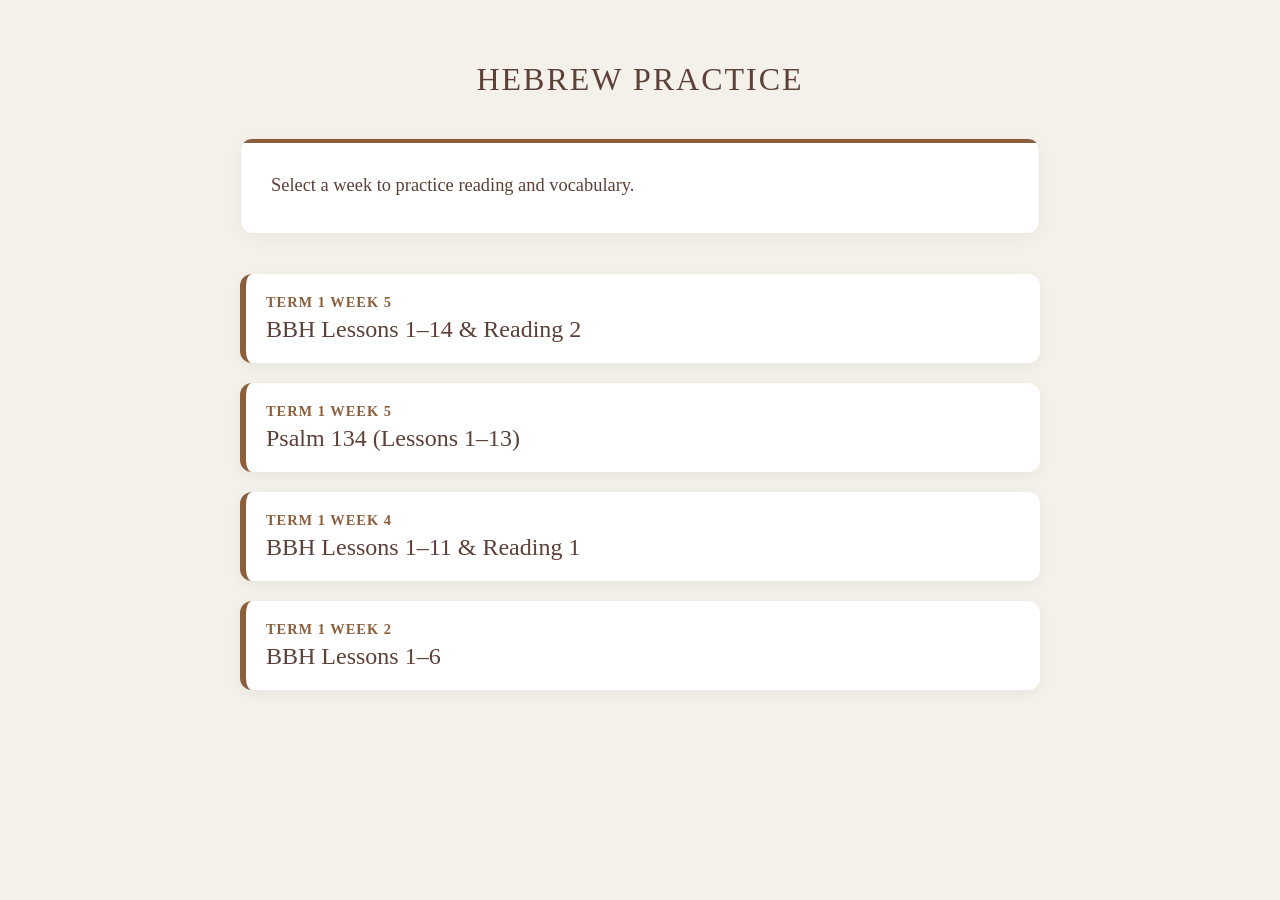
<file: index.html>
<!DOCTYPE html>
<html lang="en">

<head>
    <meta charset="UTF-8">
    <meta name="viewport" content="width=device-width, initial-scale=1.0">
    <title>Hebrew Practice Index</title>
    <link rel="stylesheet" href="style.css">
    <!-- Google tag (gtag.js) -->
    <script async src="https://www.googletagmanager.com/gtag/js?id=G-VQ52LEFGRJ"></script>
    <script>
        window.dataLayer = window.dataLayer || [];
        function gtag() { dataLayer.push(arguments); }
        gtag('js', new Date());

        gtag('config', 'G-VQ52LEFGRJ');
    </script>
    <style>
        .week-link {
            display: block;
            background: white;
            padding: 20px;
            margin-bottom: 20px;
            border-radius: 12px;
            text-decoration: none;
            color: #5d4037;
            font-size: 1.5rem;
            box-shadow: 0 4px 15px rgba(0, 0, 0, 0.05);
            transition: transform 0.2s ease, box-shadow 0.2s ease;
            border-left: 6px solid #8b5e3c;
        }

        .week-link:hover {
            transform: translateY(-3px);
            box-shadow: 0 8px 25px rgba(0, 0, 0, 0.1);
        }

        .week-link span {
            display: block;
            font-size: 0.9rem;
            color: #8b5e3c;
            text-transform: uppercase;
            font-weight: bold;
            letter-spacing: 1px;
            margin-bottom: 5px;
        }
    </style>
</head>

<body>

    <h1>Hebrew Practice</h1>

    <div class="intro">
        Select a week to practice reading and vocabulary.
    </div>

    <div class="container">
        <a href="week5.html" class="week-link">
            <span>Term 1 Week 5</span>
            BBH Lessons 1–14 & Reading 2
        </a>

        <a href="psalm134.html" class="week-link">
            <span>Term 1 Week 5</span>
            Psalm 134 (Lessons 1–13)
        </a>

        <a href="week4.html" class="week-link">
            <span>Term 1 Week 4</span>
            BBH Lessons 1–11 & Reading 1
        </a>

        <a href="week2.html" class="week-link">
            <span>Term 1 Week 2</span>
            BBH Lessons 1–6
        </a>
    </div>

</body>

</html>
</file>
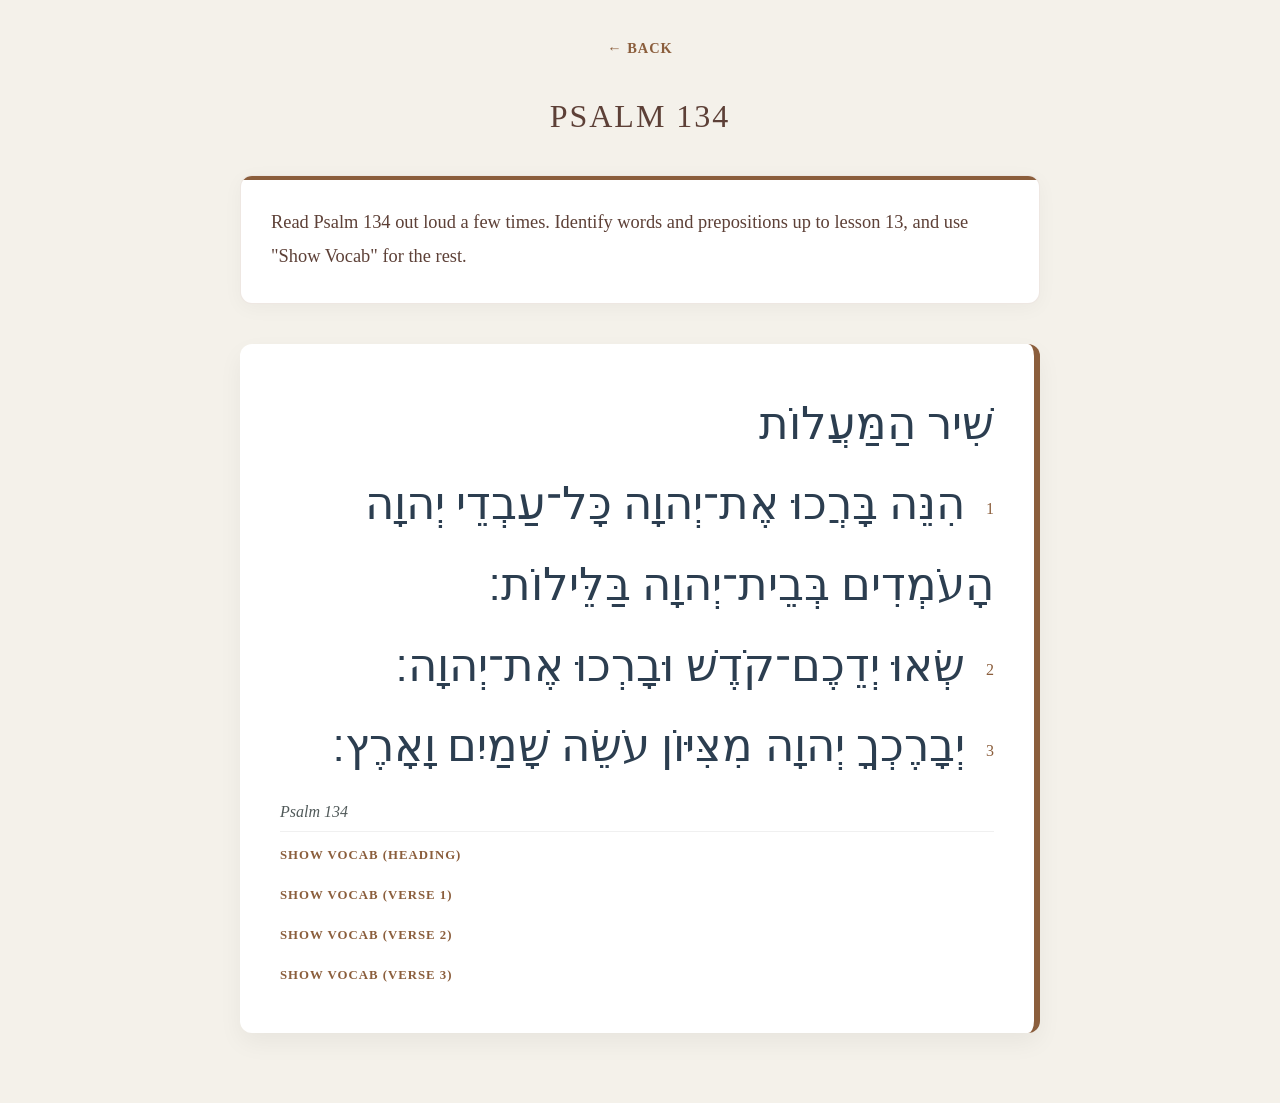
<file: psalm134.html>
<!DOCTYPE html>
<html lang="he">

<head>
    <!-- Google tag (gtag.js) -->
    <script async src="https://www.googletagmanager.com/gtag/js?id=G-VQ52LEFGRJ"></script>
    <script>
        window.dataLayer = window.dataLayer || [];
        function gtag() { dataLayer.push(arguments); }
        gtag('js', new Date());

        gtag('config', 'G-VQ52LEFGRJ');
    </script>
    <meta charset="UTF-8">
    <meta name="viewport" content="width=device-width, initial-scale=1.0">
    <title>Hebrew Practice: Week 5</title>
    <link rel="stylesheet" href="style.css">
</head>

<body>

    <a href="index.html" class="back-link">← Back</a>

    <h1>Psalm 134</h1>

    <div class="intro">
        Read Psalm 134 out loud a few times.
        Identify words and prepositions up to lesson 13, and use "Show Vocab" for the rest.
    </div>

    <div class="container">
        <div class="verse-card">
            <span class="text">
                שִׁיר הַמַּעֲלוֹת<br>
                <span style="font-size: 1rem; color: #8b5e3c; margin-left: 10px; vertical-align: middle;">1</span>
                הִנֵּה בָּרֲכוּ אֶת־יְהוָה כָּל־עַבְדֵי יְהוָה הָעֹמְדִים בְּבֵית־יְהוָה בַּלֵּילוֹת׃<br>
                <span style="font-size: 1rem; color: #8b5e3c; margin-left: 10px; vertical-align: middle;">2</span>
                שְׂאוּ יְדֵכֶם־קֹדֶשׁ וּבָרְכוּ אֶת־יְהוָה׃<br>
                <span style="font-size: 1rem; color: #8b5e3c; margin-left: 10px; vertical-align: middle;">3</span>
                יְבָרֶכְךָ יְהוָה מִצִּיּוֹן עֹשֵׂה שָׁמַיִם וָאָרֶץ׃
            </span>
            <a href="https://www.biblegateway.com/passage/?search=Psalm+134&version=ESV" target="_blank"
                class="ref">Psalm 134</a>
            <details>
                <summary>Show Vocab (Heading)</summary>
                <table class="vocab-table">
                    <tr>
                        <td class="hebrew-word">שִׁיר</td>
                        <td class="meaning">song</td>
                    </tr>
                    <tr>
                        <td class="hebrew-word">מַעֲלָה</td>
                        <td class="meaning">ascent</td>
                    </tr>
                </table>
            </details>
            <details>
                <summary>Show Vocab (Verse 1)</summary>
                <table class="vocab-table">
                    <tr>
                        <td class="hebrew-word">הִנֵּה</td>
                        <td class="meaning">behold! look!</td>
                    </tr>
                    <tr>
                        <td class="hebrew-word">בָּרֲכוּ</td>
                        <td class="meaning">bless (imperative)</td>
                    </tr>
                    <tr>
                        <td class="hebrew-word">אֶת</td>
                        <td class="meaning">(not translated, indicates direct object)</td>
                    </tr>
                    <tr>
                        <td class="hebrew-word">עַבְדֵי</td>
                        <td class="meaning">variant of עֲבָדִים</td>
                    </tr>
                    <tr>
                        <td class="hebrew-word">הָעֹמְדִים</td>
                        <td class="meaning">the ones who stand</td>
                    </tr>
                    <tr>
                        <td class="hebrew-word">לַיִל</td>
                        <td class="meaning">night</td>
                    </tr>
                </table>
            </details>
            <details>
                <summary>Show Vocab (Verse 2)</summary>
                <table class="vocab-table">
                    <tr>
                        <td class="hebrew-word">שְׂאוּ</td>
                        <td class="meaning">lift up (imperative)</td>
                    </tr>
                    <tr>
                        <td class="hebrew-word">יְדֵכֶם</td>
                        <td class="meaning">your יָדַיִם</td>
                    </tr>
                    <tr>
                        <td class="hebrew-word">קֹדֶשׁ</td>
                        <td class="meaning">sacred place</td>
                    </tr>
                </table>
            </details>
            <details>
                <summary>Show Vocab (Verse 3)</summary>
                <table class="vocab-table">
                    <tr>
                        <td class="hebrew-word">יְבָרֶכְךָ</td>
                        <td class="meaning">may (he) bless you</td>
                    </tr>
                    <tr>
                        <td class="hebrew-word">עֹשֵׂה</td>
                        <td class="meaning">who made</td>
                    </tr>
                </table>
            </details>
        </div>
    </div>

</body>

</html>
</file>
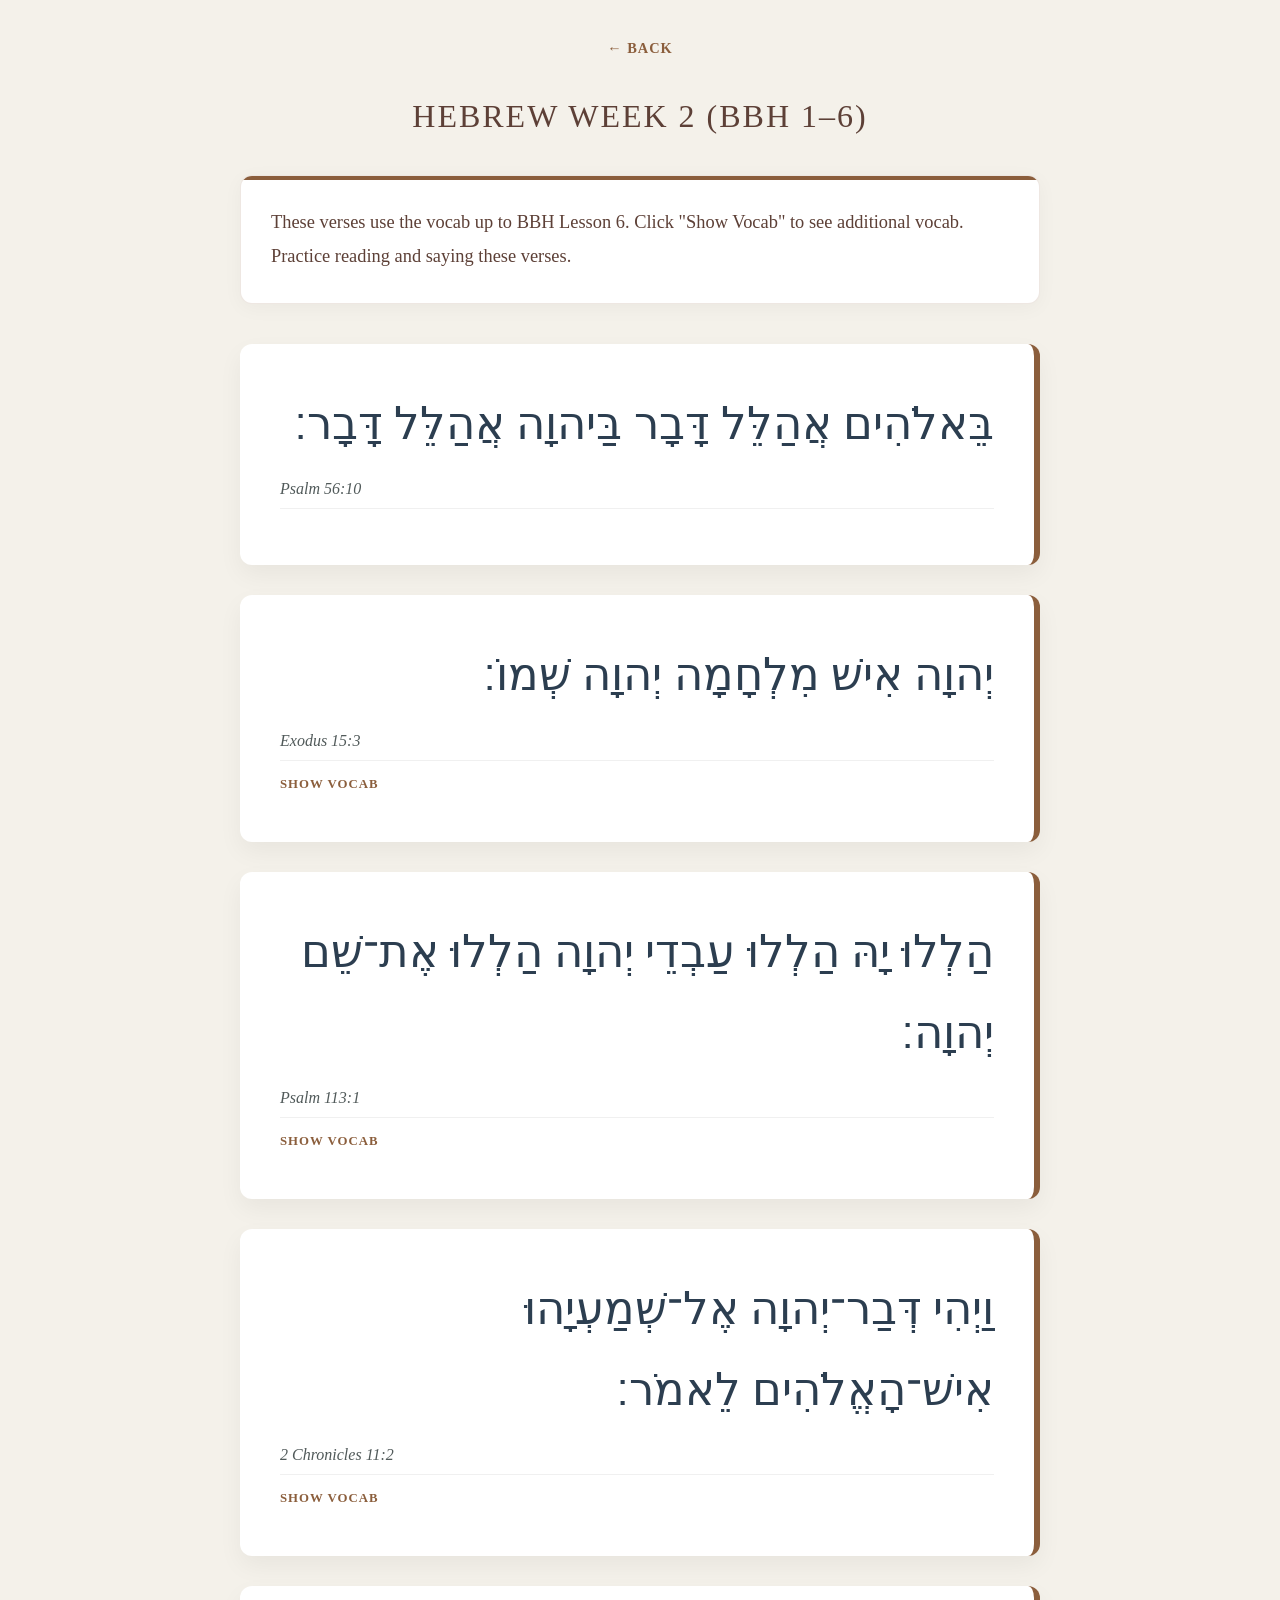
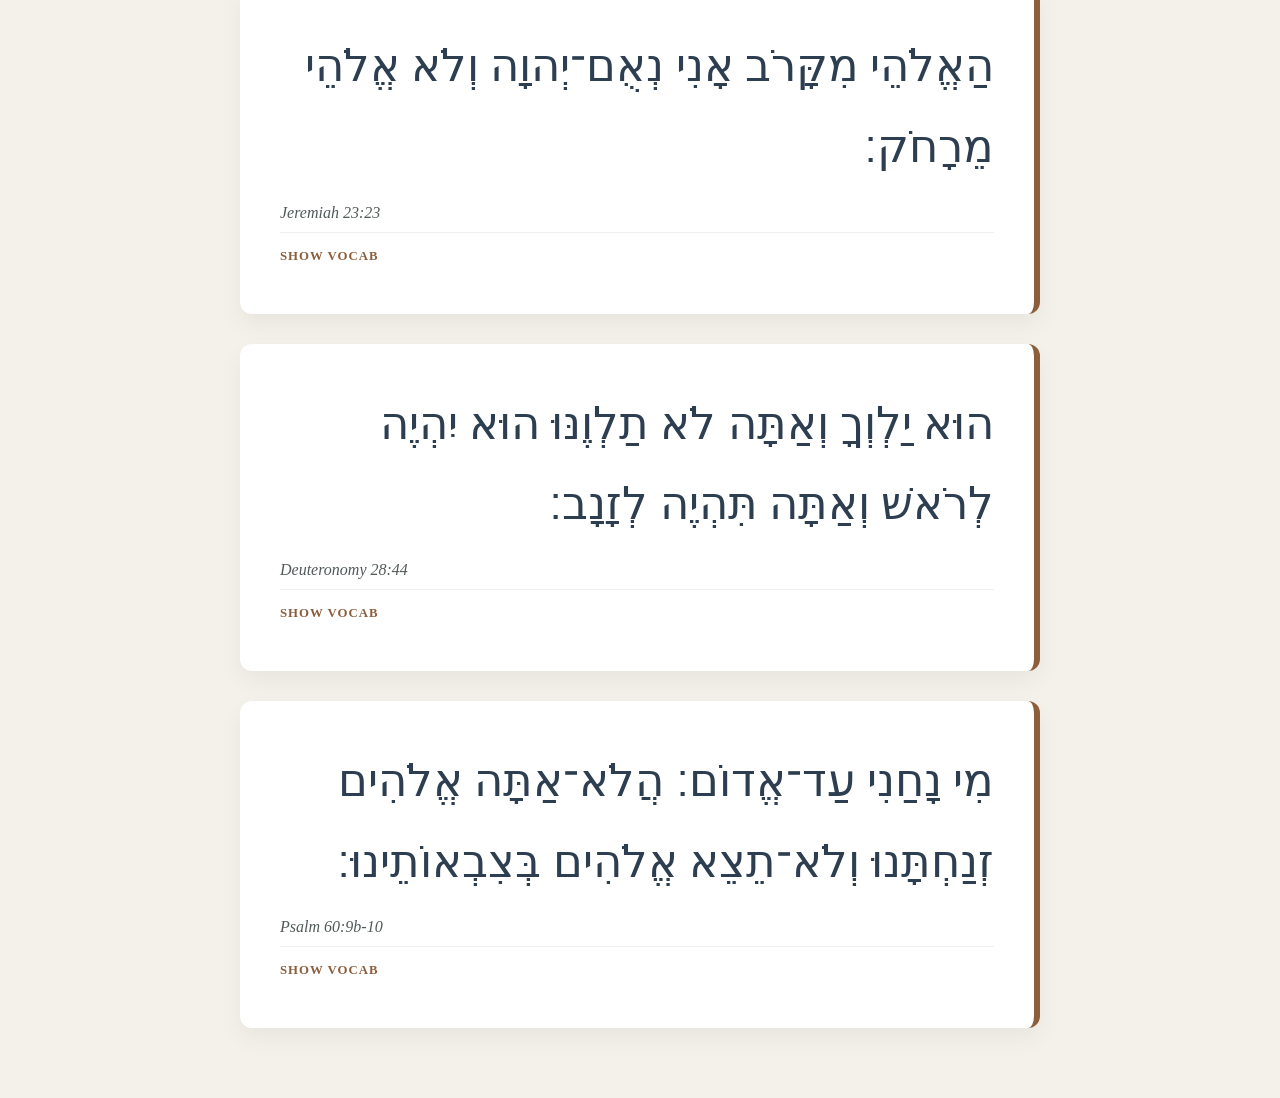
<file: week2.html>
<!DOCTYPE html>
<html lang="he">

<head>
    <!-- Google tag (gtag.js) -->
    <script async src="https://www.googletagmanager.com/gtag/js?id=G-VQ52LEFGRJ"></script>
    <script>
        window.dataLayer = window.dataLayer || [];
        function gtag() { dataLayer.push(arguments); }
        gtag('js', new Date());

        gtag('config', 'G-VQ52LEFGRJ');
    </script>
    <meta charset="UTF-8">
    <meta name="viewport" content="width=device-width, initial-scale=1.0">
    <title>Hebrew Practice: Week 2</title>
    <link rel="stylesheet" href="style.css">
</head>

<body>

    <a href="index.html" class="back-link">← Back</a>

    <h1>Hebrew Week 2 (BBH 1–6)</h1>

    <div class="intro">
        These verses use the vocab up to BBH Lesson 6. Click "Show
        Vocab" to see additional vocab. Practice reading and saying these verses.
    </div>

    <div class="container">
        <div class="verse-card">
            <span class="text">בֵּאלֹהִים אֲהַלֵּל דָּבָר בַּיהוָה אֲהַלֵּל דָּבָר׃</span>
            <a href="https://www.biblegateway.com/passage/?search=Psalm+56%3A10&version=ESV" target="_blank"
                class="ref">Psalm 56:10</a>
            <!--
            <details>
                <summary>Show Vocab</summary>
                <table class="vocab-table">
                    <tr><td class="hebrew-word">בֵּאלֹהִים</td><td class="meaning">in אֱלֹהִים</td></tr>
                    <tr><td class="hebrew-word">בַּיהוָה</td><td class="meaning">in יהוה</td></tr>
                </table>
            </details>
            -->
            <!--<span class="translation-text">In God, whose word I praise, in the <span class="lord">Lord</span>, whose word I praise,</span>-->
        </div>

        <div class="verse-card">
            <span class="text">יְהוָה אִישׁ מִלְחָמָה יְהוָה שְׁמוֹ׃</span>
            <a href="https://www.biblegateway.com/passage/?search=Exodus+15%3A3&version=ESV" target="_blank"
                class="ref">Exodus 15:3</a>
            <details>
                <summary>Show Vocab</summary>
                <table class="vocab-table">
                    <tr>
                        <td class="hebrew-word">מִלְחָמָה</td>
                        <td class="meaning">of war</td>
                    </tr>
                    <!--<tr><td class="hebrew-word">שְׁמוֹ</td><td class="meaning">his שֵׁם</td></tr>-->
                </table>
            </details>
        </div>

        <div class="verse-card">
            <span class="text">הַלְלוּ יָהּ הַלְלוּ עַבְדֵי יְהוָה הַלְלוּ אֶת־שֵׁם יְהוָה׃</span>
            <a href="https://www.biblegateway.com/passage/?search=Psalm+113%3A1&version=ESV" target="_blank"
                class="ref">Psalm 113:1</a>
            <details>
                <summary>Show Vocab</summary>
                <table class="vocab-table">
                    <tr>
                        <td class="hebrew-word">עַבְדֵי</td>
                        <td class="meaning">servants</td>
                    </tr>
                </table>
            </details>
        </div>

        <div class="verse-card">
            <span class="text">וַיְהִי דְּבַר־יְהוָה אֶל־שְׁמַעְיָהוּ אִישׁ־הָאֱלֹהִים לֵאמֹר׃</span>
            <a href="https://www.biblegateway.com/passage/?search=2+Chronicles+11%3A2&version=ESV" target="_blank"
                class="ref">2 Chronicles 11:2</a>
            <details>
                <summary>Show Vocab</summary>
                <table class="vocab-table">
                    <tr>
                        <td class="hebrew-word">וַיְהִי</td>
                        <td class="meaning">and there was / and it came (from הָיָה)</td>
                    </tr>
                    <tr>
                        <td class="hebrew-word">אֶל</td>
                        <td class="meaning">to</td>
                    </tr>
                    <tr>
                        <td class="hebrew-word">לֵאמֹר</td>
                        <td class="meaning">saying</td>
                    </tr>
                </table>
            </details>
        </div>

        <div class="verse-card">
            <span class="text">הַאֱלֹהֵי מִקָּרֹב אָנִי נְאֻם־יְהוָה וְלֹא אֱלֹהֵי מֵרָחֹק׃</span>
            <a href="https://www.biblegateway.com/passage/?search=Jeremiah+23%3A23&version=ESV" target="_blank"
                class="ref">Jeremiah 23:23</a>
            <details>
                <summary>Show Vocab</summary>
                <table class="vocab-table">
                    <tr>
                        <td class="hebrew-word">מִקָּרֹב</td>
                        <td class="meaning">nearby</td>
                    </tr>
                    <tr>
                        <td class="hebrew-word">נְאֻם</td>
                        <td class="meaning">declares</td>
                    </tr>
                    <tr>
                        <td class="hebrew-word">מֵרָחֹק</td>
                        <td class="meaning">far away</td>
                    </tr>
                </table>
            </details>
        </div>

        <div class="verse-card">
            <span class="text">הוּא יַלְוְךָ וְאַתָּה לֹא תַלְוֶנּוּ הוּא יִהְיֶה לְרֹאשׁ וְאַתָּה תִּהְיֶה
                לְזָנָב׃</span>
            <a href="https://www.biblegateway.com/passage/?search=Deuteronomy+28%3A44&version=ESV" target="_blank"
                class="ref">Deuteronomy 28:44</a>
            <details>
                <summary>Show Vocab</summary>
                <table class="vocab-table">
                    <tr>
                        <td class="hebrew-word">יַלְוְךָ</td>
                        <td class="meaning">will lend to you</td>
                    </tr>
                    <tr>
                        <td class="hebrew-word">תַלְוֶנּוּ</td>
                        <td class="meaning">will lend to him</td>
                    </tr>
                    <tr>
                        <td class="hebrew-word">יִהְיֶה</td>
                        <td class="meaning">will be (from הָיָה)</td>
                    </tr>
                    <tr>
                        <td class="hebrew-word">לְרֹאשׁ</td>
                        <td class="meaning">the head</td>
                    </tr>
                    <tr>
                        <td class="hebrew-word">לְזָנָב</td>
                        <td class="meaning">the tail</td>
                    </tr>
                </table>
            </details>
        </div>

        <div class="verse-card">
            <span class="text">מִי נָחַנִי עַד־אֱדוֹם׃ הֲלֹא־אַתָּה אֱלֹהִים זְנַחְתָּנוּ וְלֹא־תֵצֵא אֱלֹהִים
                בְּצִבְאוֹתֵינוּ׃</span>
            <a href="https://www.biblegateway.com/passage/?search=Psalm+60%3A9-10&version=ESV" target="_blank"
                class="ref">Psalm 60:9b-10</a>
            <details>
                <summary>Show Vocab</summary>
                <table class="vocab-table">
                    <tr>
                        <td class="hebrew-word">נָחַנִי</td>
                        <td class="meaning">will lead me</td>
                    </tr>
                    <tr>
                        <td class="hebrew-word">עַד</td>
                        <td class="meaning">into</td>
                    </tr>
                    <tr>
                        <td class="hebrew-word">זְנַחְתָּנוּ</td>
                        <td class="meaning">(you) have rejected us</td>
                    </tr>
                    <tr>
                        <td class="hebrew-word">תֵצֵא</td>
                        <td class="meaning">goes out</td>
                    </tr>
                    <tr>
                        <td class="hebrew-word">בְּצִבְאוֹתֵינוּ</td>
                        <td class="meaning">with our armies</td>
                    </tr>
                </table>
            </details>
        </div>

        <!--
        <div class="verse-card">
            <span class="text">שְׁמַע יִשְׂרָאֵל יְהוָה אֱלֹהֵינוּ יְהוָה אֶחָד׃</span>
            <span class="ref">Deuteronomy 6:4</span>
            <details>
                <summary>Show Vocab</summary>
                <table class="vocab-table">
                    <tr><td class="hebrew-word">שְׁמַע</td><td class="meaning">hear</td></tr>
                    <tr><td class="hebrew-word">אֱלֹהֵינוּ</td><td class="meaning">our אֱלֹהִים</td></tr>
                    <tr><td class="hebrew-word">אֶחָד</td><td class="meaning">one</td></tr>
                </table>
            </details>
        </div>

        <div class="verse-card">
            <span class="text">וַיְהִי דְּבַר־יְהוָה אֶל־יִרְמְיָהוּ לֵאמֹר׃</span>
            <span class="ref">Jeremiah 29:30</span>
            <details>
                <summary>Show Vocab</summary>
                <table class="vocab-table">
                    <tr><td class="hebrew-word">וַיְהִי</td><td class="meaning">and there was / and it came (related to הָיָה)</td></tr>
                    <tr><td class="hebrew-word">אֶל</td><td class="meaning">to</td></tr>
                    <tr><td class="hebrew-word">לֵאמֹר</td><td class="meaning">saying</td></tr>
                </table>
            </details>
        </div>

        <div class="verse-card">
            <span class="text">וַיְהִי־אִישׁ מֵהַר־אֶפְרָיִם וּשְׁמוֹ מִיכָיְהוּ׃</span>
            <span class="ref">Judges 17:1</span>
            <details>
                <summary>Show Vocab</summary>
                <table class="vocab-table">
                    <tr><td class="hebrew-word">וַיְהִי</td><td class="meaning">and there was / and it came (from הָיָה)</td></tr>
                    <tr><td class="hebrew-word">מֵהַר</td><td class="meaning">from mount</td></tr>
                    <tr><td class="hebrew-word">וּשְׁמוֹ</td><td class="meaning">whose שֵׁם</td></tr>
                </table>
            </details>
        </div>

        <div class="verse-card">
            <span class="text">וַיְהִי־נַעַר מִבֵּית לֶחֶם יְהוּדָה מִמִּשְׁפַּחַת יְהוּדָה וְהוּא לֵוִי וְהוּא גָר־שָׁם׃</span>
            <span class="ref">Judges 17:7</span>
            <details>
                <summary>Show Vocab</summary>
                <table class="vocab-table">
                    <tr><td class="hebrew-word">וַיְהִי</td><td class="meaning">and there was / and it came (from הָיָה)</td></tr>
                    <tr><td class="hebrew-word">מִבֵּית לֶחֶם</td><td class="meaning">from בֵּית לֶחֶם</td></tr>
                    <tr><td class="hebrew-word">מִמִּשְׁפַּחַת</td><td class="meaning">from the family</td></tr>
                    <tr><td class="hebrew-word">גָר</td><td class="meaning">sojourned</td></tr>
                    <tr><td class="hebrew-word">שָׁם</td><td class="meaning">there</td></tr>
                </table>
            </details>
        </div>
    </div>
    -->

</body>

</html>
</file>
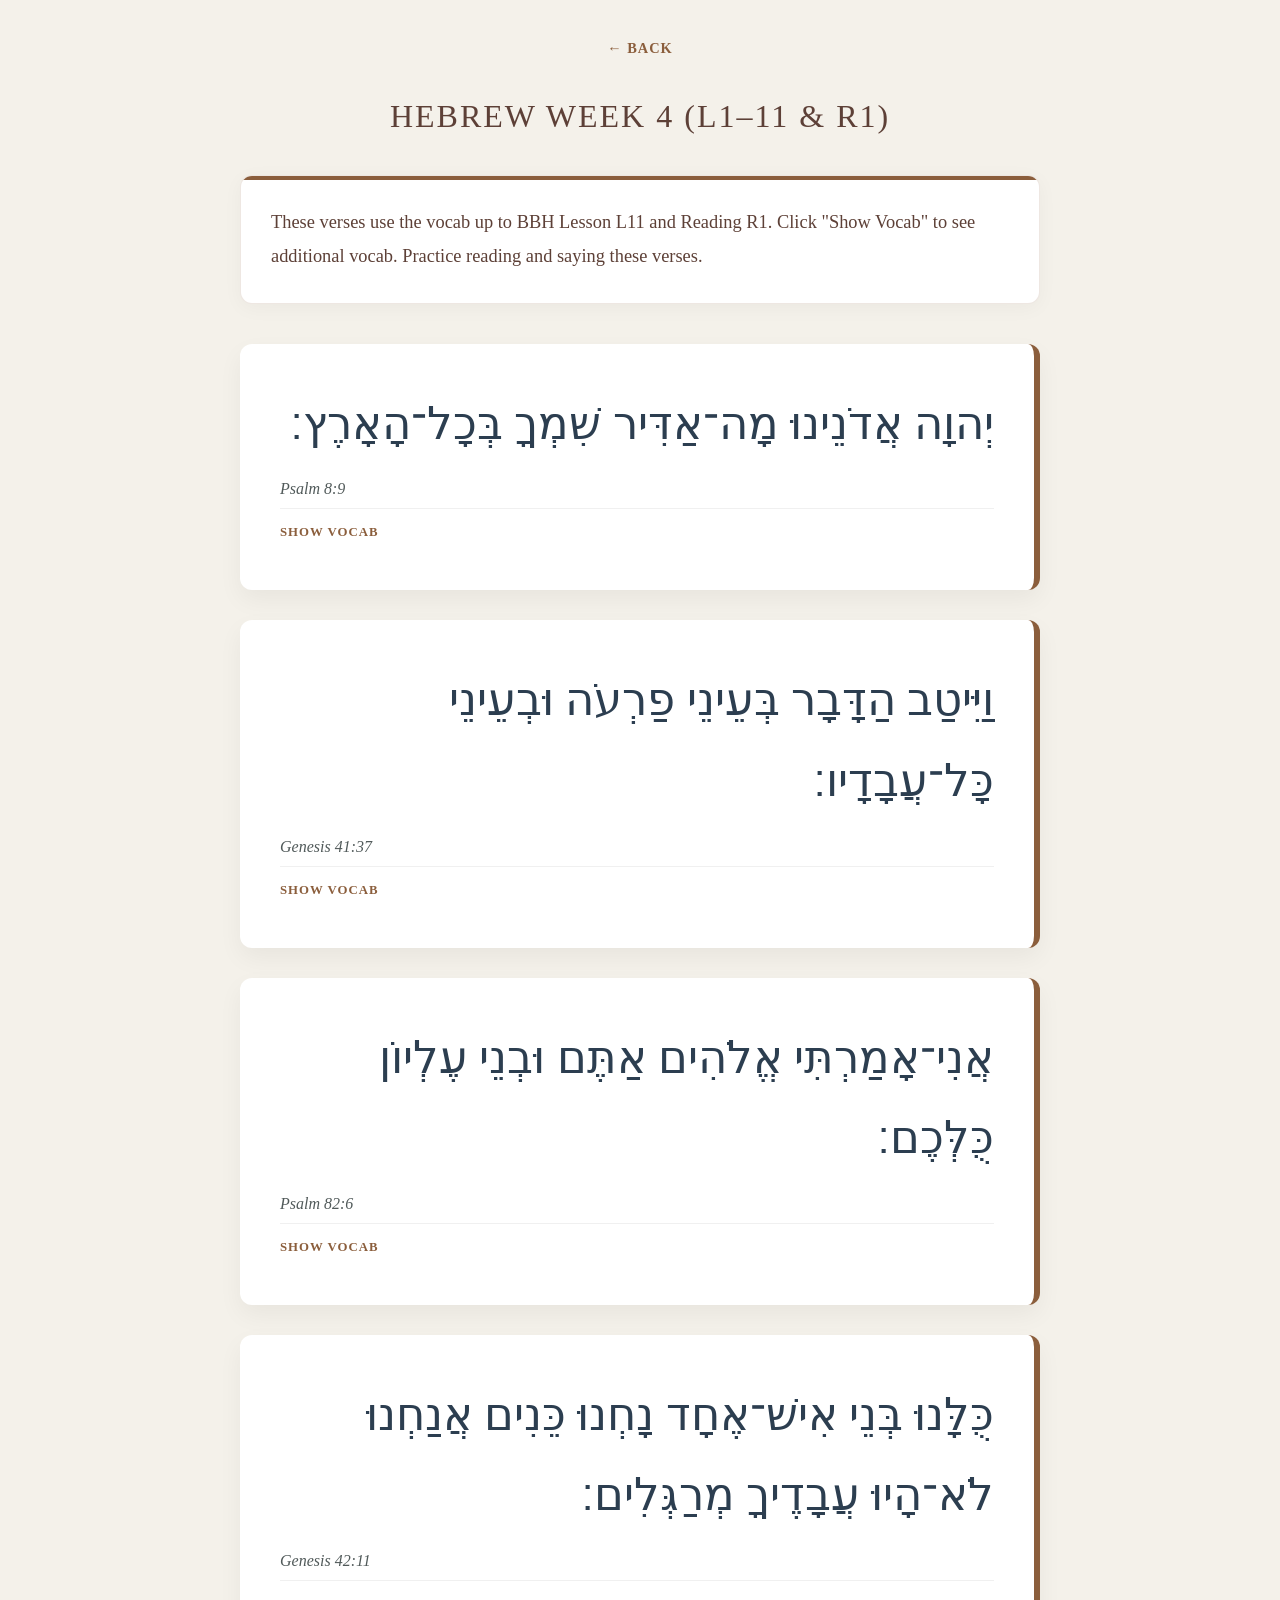
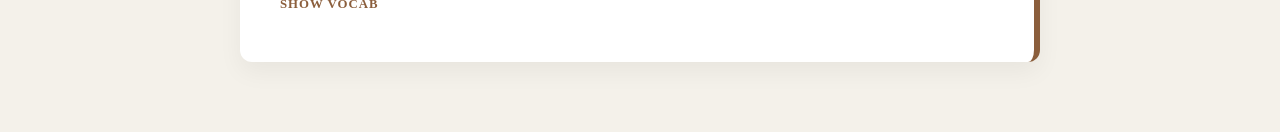
<file: week4.html>
<!DOCTYPE html>
<html lang="he">

<head>
    <!-- Google tag (gtag.js) -->
    <script async src="https://www.googletagmanager.com/gtag/js?id=G-VQ52LEFGRJ"></script>
    <script>
        window.dataLayer = window.dataLayer || [];
        function gtag() { dataLayer.push(arguments); }
        gtag('js', new Date());

        gtag('config', 'G-VQ52LEFGRJ');
    </script>
    <meta charset="UTF-8">
    <meta name="viewport" content="width=device-width, initial-scale=1.0">
    <title>Hebrew Practice: Week 4</title>
    <link rel="stylesheet" href="style.css">
</head>

<body>

    <a href="index.html" class="back-link">← Back</a>

    <h1>Hebrew Week 4 (L1–11 & R1)</h1>

    <div class="intro">
        These verses use the vocab up to BBH Lesson L11 and Reading R1.
        Click "Show Vocab" to see additional vocab.
        Practice reading and saying these verses.
    </div>

    <div class="container">
        <div class="verse-card">
            <span class="text">יְהוָה אֲדֹנֵינוּ מָה־אַדִּיר שִׁמְךָ בְּכָל־הָאָרֶץ׃</span>
            <a href="https://www.biblegateway.com/passage/?search=Psalm+8%3A9&version=ESV" target="_blank"
                class="ref">Psalm 8:9</a>
            <details>
                <summary>Show Vocab</summary>
                <table class="vocab-table">
                    <tr>
                        <td class="hebrew-word">־נוּ</td>
                        <td class="meaning">our</td>
                    </tr>
                    <tr>
                        <td class="hebrew-word">אַדִּיר</td>
                        <td class="meaning">mighty, majestic</td>
                    </tr>
                    <tr>
                        <td class="hebrew-word">־ךָ</td>
                        <td class="meaning">your</td>
                    </tr>
                    <tr>
                        <td class="hebrew-word">בְּ־</td>
                        <td class="meaning">in</td>
                    </tr>
                </table>
            </details>
        </div>

        <!-- Numbers 1:4? -->

        <div class="verse-card">
            <span class="text">וַיִּיטַב הַדָּבָר בְּעֵינֵי פַרְעֹה וּבְעֵינֵי כָּל־עֲבָדָיו׃</span>
            <a href="https://www.biblegateway.com/passage/?search=Genesis+41%3A37&version=ESV" target="_blank"
                class="ref">Genesis 41:37</a>
            <details>
                <summary>Show Vocab</summary>
                <table class="vocab-table">
                    <tr>
                        <td class="hebrew-word">וַיִּיטַב</td>
                        <td class="meaning">and it was טוֹב</td>
                    </tr>
                    <tr>
                        <td class="hebrew-word">בְּעֵינֵי</td>
                        <td class="meaning">in the עֵינַיִם</td>
                    </tr>
                    <tr>
                        <td class="hebrew-word">עֲבָדָיו</td>
                        <td class="meaning">his עֲבָדִים</td>
                    </tr>
                </table>
            </details>
        </div>

        <div class="verse-card">
            <span class="text">אֲנִי־אָמַרְתִּי אֱלֹהִים אַתֶּם וּבְנֵי עֶלְיוֹן כֻּלְּכֶם׃</span>
            <a href="https://www.biblegateway.com/passage/?search=Psalm+82%3A6&version=ESV" target="_blank"
                class="ref">Psalm 82:6</a>
            <details>
                <summary>Show Vocab</summary>
                <table class="vocab-table">
                    <tr>
                        <td class="hebrew-word">אָמַרְתִּי</td>
                        <td class="meaning">have said</td>
                    </tr>
                    <tr>
                        <td class="hebrew-word">בְּנֵי</td>
                        <td class="meaning">variant of בָּנִים</td>
                    </tr>
                    <tr>
                        <td class="hebrew-word">עֶלְיוֹן</td>
                        <td class="meaning">the Most High</td>
                    </tr>
                    <tr>
                        <td class="hebrew-word">כֻּלְּכֶם</td>
                        <td class="meaning">all of you</td>
                    </tr>
                </table>
            </details>
        </div>

        <div class="verse-card">
            <span class="text">כֻּלָּנוּ בְּנֵי אִישׁ־אֶחָד נָחְנוּ כֵּנִים אֲנַחְנוּ לֹא־הָיוּ עֲבָדֶיךָ
                מְרַגְּלִים׃</span>
            <a href="https://www.biblegateway.com/passage/?search=Genesis+42%3A11&version=ESV" target="_blank"
                class="ref">Genesis 42:11</a>
            <details>
                <summary>Show Vocab</summary>
                <table class="vocab-table">
                    <tr>
                        <td class="hebrew-word">כֻּלָּנוּ</td>
                        <td class="meaning">all of us</td>
                    </tr>
                    <tr>
                        <td class="hebrew-word">אֶחָד</td>
                        <td class="meaning">one</td>
                    </tr>
                    <tr>
                        <td class="hebrew-word">בְּנֵי</td>
                        <td class="meaning">variant of בָּנִים</td>
                    </tr>
                    <tr>
                        <td class="hebrew-word">נָחְנוּ</td>
                        <td class="meaning">same as אֲנַחְנוּ</td>
                    </tr>
                    <tr>
                        <td class="hebrew-word">עֲבָדֶיךָ</td>
                        <td class="meaning">your עֲבָדִים</td>
                    </tr>
                    <tr>
                        <td class="hebrew-word">מְרַגְּלִים</td>
                        <td class="meaning">spies</td>
                    </tr>
                </table>
            </details>
        </div>
    </div>

</body>

</html>
</file>
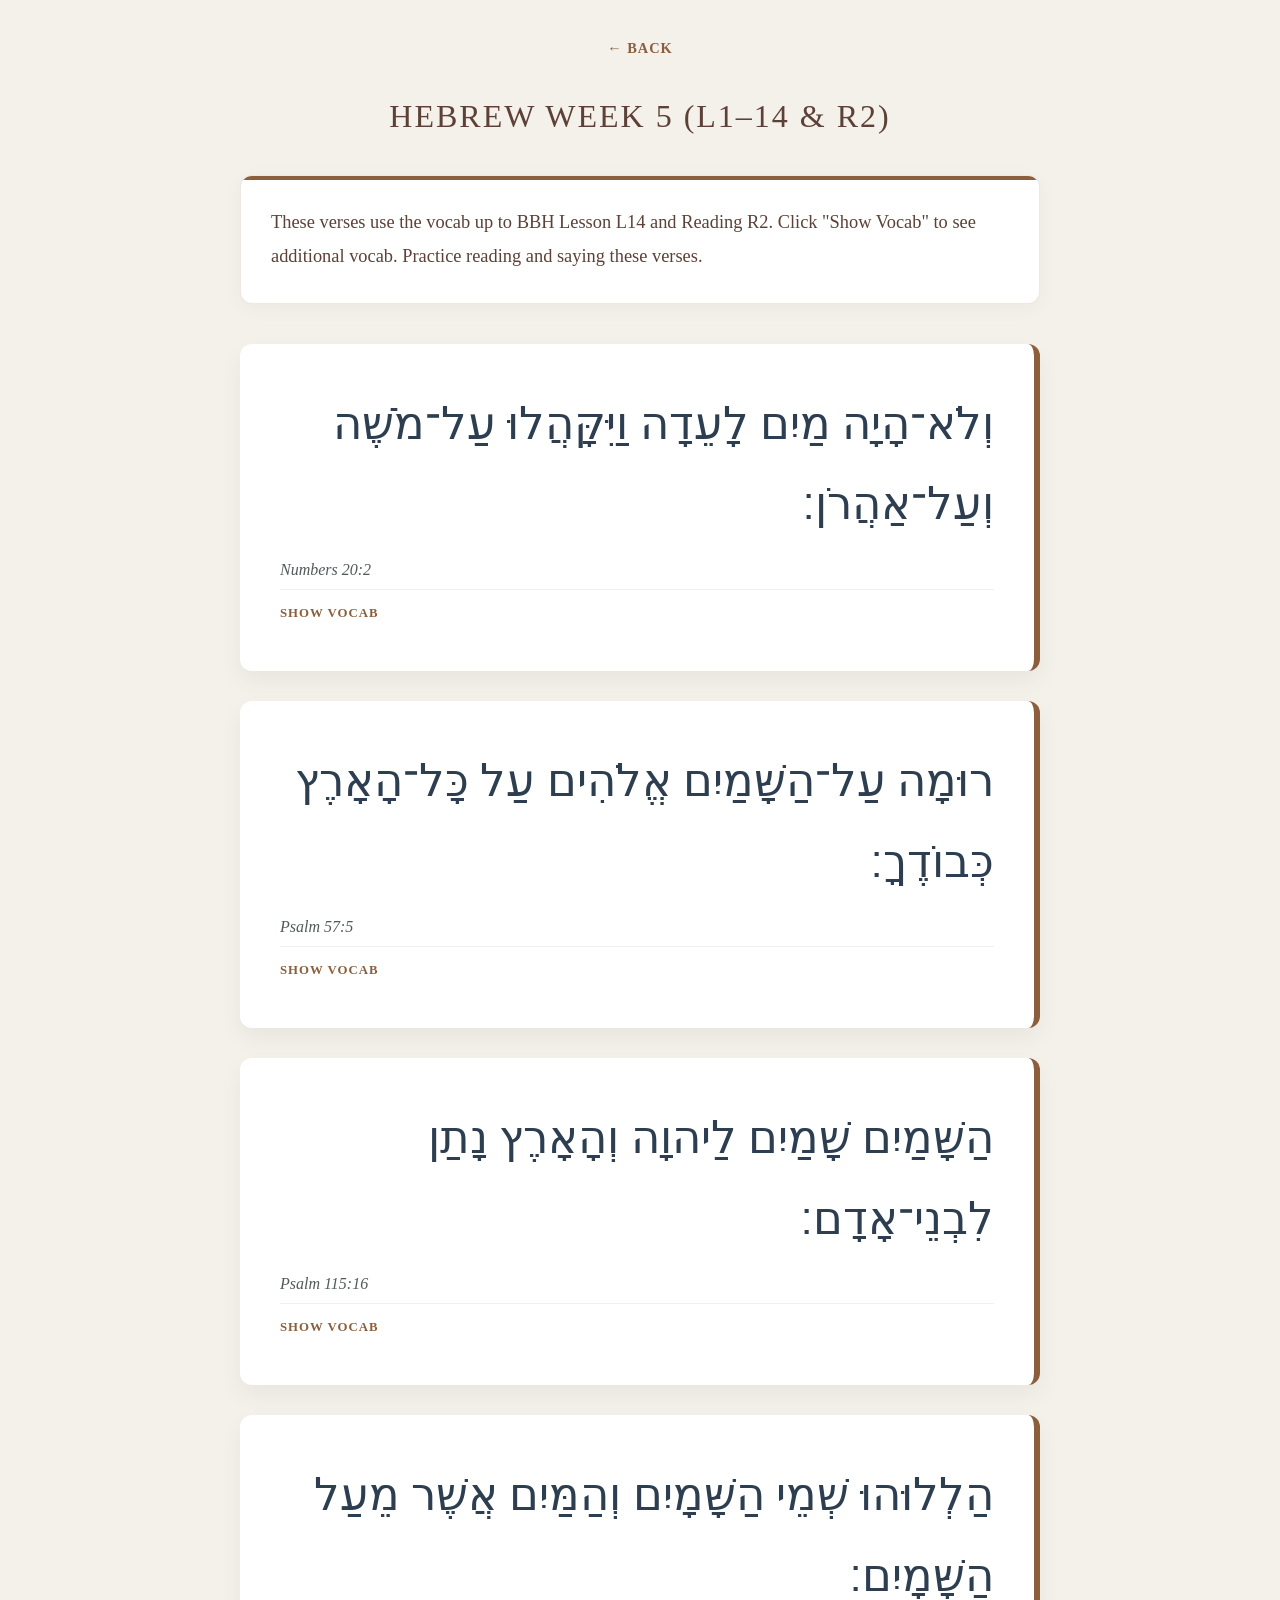
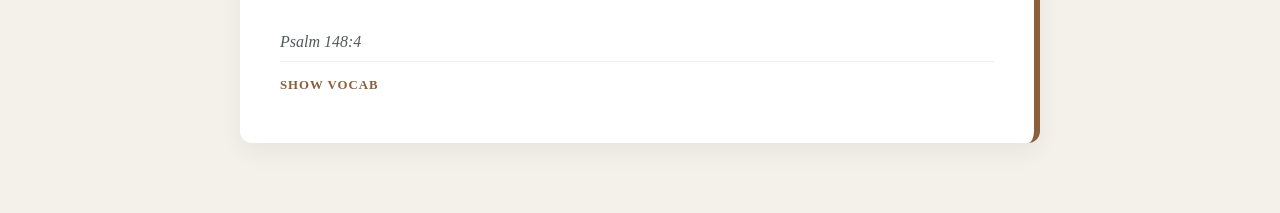
<file: week5.html>
<!DOCTYPE html>
<html lang="he">

<head>
    <!-- Google tag (gtag.js) -->
    <script async src="https://www.googletagmanager.com/gtag/js?id=G-VQ52LEFGRJ"></script>
    <script>
        window.dataLayer = window.dataLayer || [];
        function gtag() { dataLayer.push(arguments); }
        gtag('js', new Date());

        gtag('config', 'G-VQ52LEFGRJ');
    </script>
    <meta charset="UTF-8">
    <meta name="viewport" content="width=device-width, initial-scale=1.0">
    <title>Hebrew Practice: Week 5</title>
    <link rel="stylesheet" href="style.css">
</head>

<body>

    <a href="index.html" class="back-link">← Back</a>

    <h1>Hebrew Week 5 (L1–14 & R2)</h1>

    <div class="intro">
        These verses use the vocab up to BBH Lesson L14 and Reading R2.
        Click "Show Vocab" to see additional vocab.
        Practice reading and saying these verses.
    </div>

    <div class="container">
        <div class="verse-card">
            <span class="text">וְלֹא־הָיָה מַיִם לָעֵדָה וַיִּקָּהֲלוּ עַל־מֹשֶׁה וְעַל־אַהֲרֹן׃</span>
            <a href="https://www.biblegateway.com/passage/?search=Numbers+20%3A2&version=ESV" target="_blank"
                class="ref">Numbers 20:2</a>
            <details>
                <summary>Show Vocab</summary>
                <table class="vocab-table">
                    <tr>
                        <td class="hebrew-word">עֵדָה</td>
                        <td class="meaning">congregation, assembly</td>
                    </tr>
                    <tr>
                        <td class="hebrew-word">וַיִּקָּהֲלוּ</td>
                        <td class="meaning">and they gathered</td>
                    </tr>
                </table>
            </details>
        </div>

        <div class="verse-card">
            <span class="text">רוּמָה עַל־הַשָּׁמַיִם אֱלֹהִים עַל כָּל־הָאָרֶץ כְּבוֹדֶךָ׃</span>
            <a href="https://www.biblegateway.com/passage/?search=Psalm+57%3A5&version=ESV" target="_blank"
                class="ref">Psalm 57:5</a>
            <details>
                <summary>Show Vocab</summary>
                <table class="vocab-table">
                    <tr>
                        <td class="hebrew-word">רוּמָה</td>
                        <td class="meaning">be exalted</td>
                    </tr>
                    <tr>
                        <td class="hebrew-word">כְּבוֹדֶךָ</td>
                        <td class="meaning">your glory</td>
                    </tr>
                </table>
            </details>
        </div>

        <div class="verse-card">
            <span class="text">הַשָּׁמַיִם שָׁמַיִם לַיהוָה וְהָאָרֶץ נָתַן לִבְנֵי־אָדָם׃</span>
            <a href="https://www.biblegateway.com/passage/?search=Psalm+115%3A16&version=ESV" target="_blank"
                class="ref">Psalm 115:16</a>
            <details>
                <summary>Show Vocab</summary>
                <table class="vocab-table">
                    <tr>
                        <td class="hebrew-word">נָתַן</td>
                        <td class="meaning">he has given</td>
                    </tr>
                    <tr>
                        <td class="hebrew-word">בְּנֵי</td>
                        <td class="meaning">variant of בָּנִים</td>
                    </tr>
                </table>
            </details>
        </div>

        <div class="verse-card">
            <span class="text">הַלְלוּהוּ שְׁמֵי הַשָּׁמָיִם וְהַמַּיִם אֲשֶׁר מֵעַל הַשָּׁמָיִם׃</span>
            <a href="https://www.biblegateway.com/passage/?search=Psalm+148%3A4&version=ESV" target="_blank"
                class="ref">Psalm 148:4</a>
            <details>
                <summary>Show Vocab</summary>
                <table class="vocab-table">
                    <tr>
                        <td class="hebrew-word">הַלְלוּהוּ</td>
                        <td class="meaning">praise him</td>
                    </tr>
                    <tr>
                        <td class="hebrew-word">שְׁמֵי</td>
                        <td class="meaning">variant of שָׁמַיִם</td>
                    </tr>
                    <tr>
                        <td class="hebrew-word">אֲשֶׁר</td>
                        <td class="meaning">that, which, who</td>
                    </tr>
                </table>
            </details>
        </div>
    </div>

</body>

</html>
</file>
<file: style.css>
* {
    box-sizing: border-box;
}

a {
    text-decoration: none;
    color: inherit;
}

body {
    background-color: #f4f1ea;
    margin: 0;
    padding: 40px 20px;
    font-family: 'SBL Hebrew', 'Times New Roman', serif;
    display: flex;
    flex-direction: column;
    align-items: center;
}

h1 {
    color: #5d4037;
    font-weight: 300;
    margin-bottom: 40px;
    text-transform: uppercase;
    letter-spacing: 2px;
}

.back-link {
    display: inline-block;
    margin-bottom: 20px;
    font-size: 0.9rem;
    color: #8b5e3c;
    text-transform: uppercase;
    font-weight: bold;
    letter-spacing: 1px;
    transition: transform 0.2s ease;
}

.back-link:hover {
    transform: translateX(-5px);
}

.intro {
    max-width: 800px;
    width: 100%;
    margin-bottom: 40px;
    padding: 30px;
    background: white;
    border-radius: 12px;
    box-shadow: 0 4px 20px rgba(0, 0, 0, 0.04);
    color: #5d4037;
    line-height: 1.8;
    font-size: 1.15rem;
    border: 1px solid rgba(139, 94, 60, 0.15);
    position: relative;
    overflow: hidden;
}

.intro::before {
    content: '';
    position: absolute;
    top: 0;
    left: 0;
    right: 0;
    height: 4px;
    background: #8b5e3c;
}

.container {
    max-width: 800px;
    width: 100%;
}

.verse-card {
    background: white;
    padding: 2.5rem;
    border-radius: 12px;
    box-shadow: 0 10px 25px rgba(0, 0, 0, 0.05);
    margin-bottom: 30px;
    border-right: 6px solid #8b5e3c;
    /* Moved to right for RTL flow */
    transition: transform 0.2s ease;
    width: 100%;
}

.verse-card:hover {
    transform: translateY(-5px);
}

.text {
    display: block;
    direction: rtl;
    font-size: 2.8rem;
    color: #2c3e50;
    line-height: 1.8;
    margin-bottom: 1rem;
    text-align: right;
}

.ref {
    display: block;
    font-size: 1rem;
    color: #515a5a;
    font-style: italic;
    margin-bottom: 1rem;
    text-align: left;
    border-bottom: 1px solid #f0f0f0;
    padding-bottom: 10px;
    text-decoration: none;
    transition: color 0.2s ease;
}

.ref:hover {
    color: #8b5e3c;
}

details {
    margin-top: 15px;
}

summary {
    list-style: none;
    font-size: 0.8rem;
    color: #8b5e3c;
    cursor: pointer;
    text-transform: uppercase;
    font-weight: bold;
    letter-spacing: 1px;
    margin-bottom: 10px;
}

.translation-text {
    display: block;
    font-size: 1.2rem;
    color: #5d4037;
    background: #fff9f0;
    padding: 15px;
    border-radius: 6px;
    margin-bottom: 15px;
    font-family: 'Georgia', serif;
}

/* Vocabulary Table */
.vocab-table {
    width: 100%;
    border-collapse: collapse;
    margin-top: 10px;
    /* direction: rtl; /* Align table content to the right */
}

.vocab-table td {
    padding: 8px;
    border-bottom: 1px solid #f9f9f9;
}

.vocab-table .hebrew-word {
    color: #2c3e50;
    font-size: 2rem;
    width: 30%;
}

.vocab-table .meaning {
    color: #515a5a;
    text-align: left;
    /* Keep English left-aligned */
    font-size: 1.2rem;
    direction: ltr;
}

.lord {
    font-variant: small-caps;
}

/* Mobile Optimizations */
@media (max-width: 600px) {
    body {
        padding: 20px 15px;
        /* Less space around the edges */
    }

    h1 {
        font-size: 1.2rem;
        /* Shrink the header so it doesn't take up half the screen */
    }

    .verse-card {
        padding: 1.5rem 1rem;
        /* More room for the text inside the card */
    }

    .intro {
        font-size: 1rem;
        padding: 16px;
        margin-bottom: 25px;
    }

    .text {
        font-size: 2.5rem;
        line-height: 1.5;
    }

    .translation-text {
        font-size: 1.3rem;
        /* Larger translation for easy reading while walking/commuting */
    }
}
</file>
